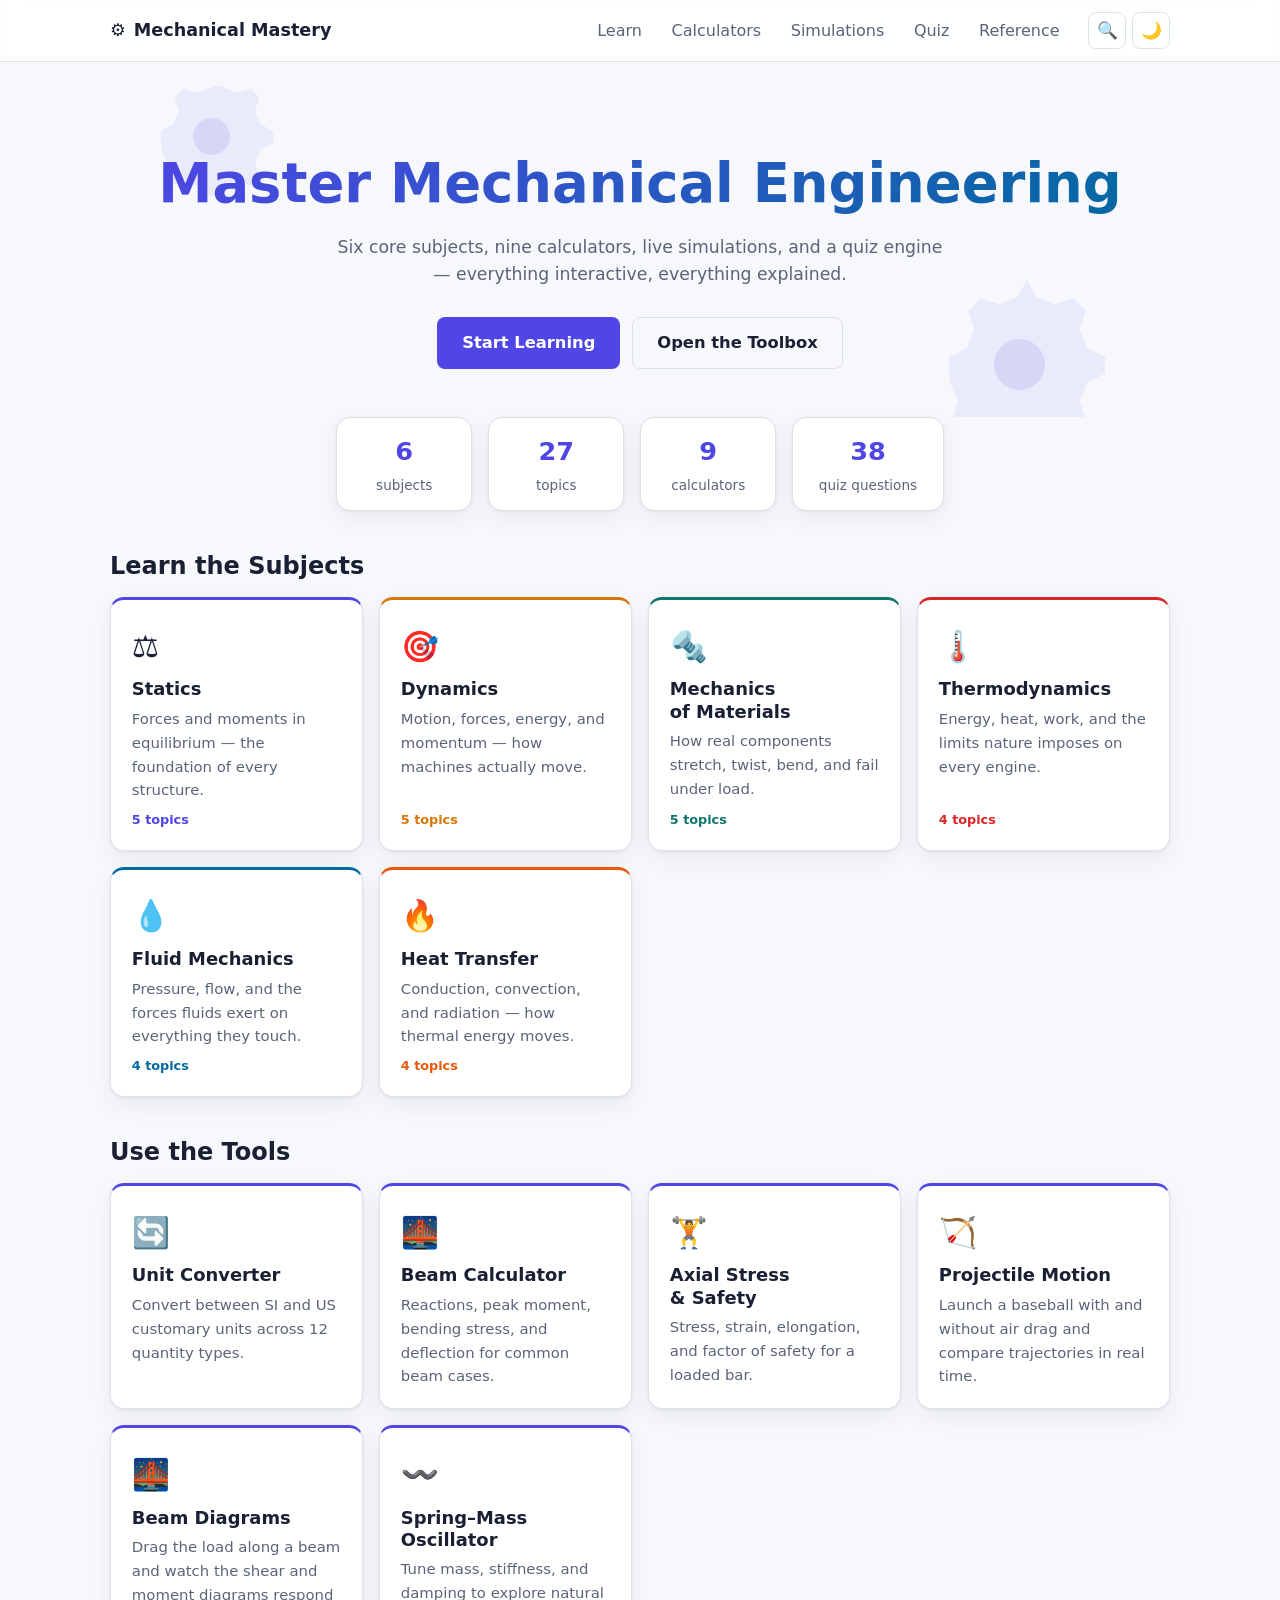
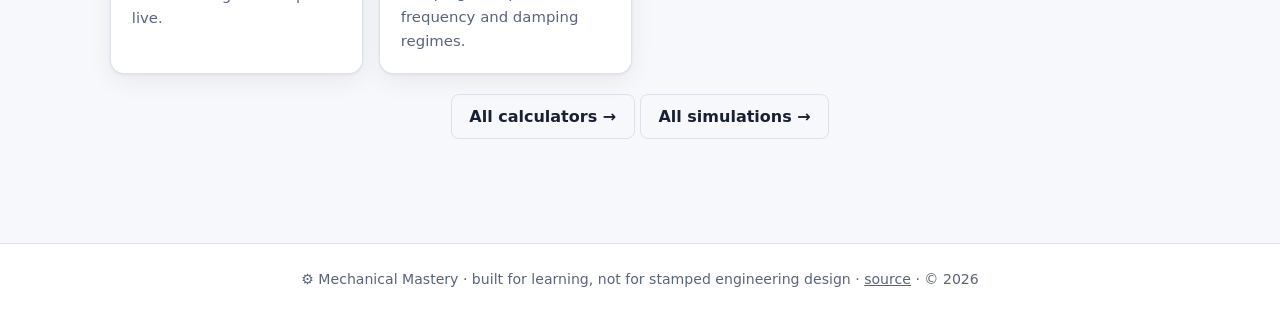
<file: index.html>
<!DOCTYPE html>
<html lang="en">
<head>
  <meta charset="UTF-8">
  <meta name="viewport" content="width=device-width, initial-scale=1.0">
  <title>Mechanical Mastery — Interactive Mechanical Engineering</title>
  <meta name="description" content="Learn mechanical engineering through interactive subject guides, calculators, live simulations, and quizzes. Statics, dynamics, materials, thermodynamics, fluids, and heat transfer.">
  <meta name="theme-color" content="#4f46e5">
  <meta name="color-scheme" content="light dark">

  <meta property="og:type" content="website">
  <meta property="og:title" content="Mechanical Mastery — Interactive Engineering Learning">
  <meta property="og:description" content="Subject guides, calculators, simulations, and quizzes for mechanical engineering.">
  <meta name="twitter:card" content="summary">
  <meta name="twitter:title" content="Mechanical Mastery">
  <meta name="twitter:description" content="Interactive mechanical engineering learning platform.">

  <link rel="icon" type="image/svg+xml" href="data:image/svg+xml,%3Csvg xmlns='http://www.w3.org/2000/svg' viewBox='0 0 100 100'%3E%3Ctext y='80' font-size='80'%3E%E2%9A%99%EF%B8%8F%3C/text%3E%3C/svg%3E">

  <link rel="stylesheet" href="css/main.css">

  <script>
    // Apply saved/system theme before first paint to avoid a flash.
    (function () {
      var saved = localStorage.getItem('mm-theme');
      var prefersDark = window.matchMedia('(prefers-color-scheme: dark)').matches;
      document.documentElement.setAttribute('data-theme', saved || (prefersDark ? 'dark' : 'light'));
    })();
  </script>
</head>
<body>
  <a href="#app" class="skip-link">Skip to main content</a>

  <header class="site-header">
    <nav class="nav" aria-label="Primary">
      <a href="#/" class="logo" aria-label="Mechanical Mastery home">
        <span class="logo-icon" aria-hidden="true">⚙️</span>
        <span>Mechanical Mastery</span>
      </a>
      <ul class="nav-links" id="primary-nav">
        <li><a href="#/learn">Learn</a></li>
        <li><a href="#/tools">Calculators</a></li>
        <li><a href="#/sims">Simulations</a></li>
        <li><a href="#/quiz">Quiz</a></li>
        <li><a href="#/reference">Reference</a></li>
      </ul>
      <div class="nav-actions">
        <button class="icon-btn" id="search-toggle" aria-label="Search (press /)" title="Search (press /)">🔍</button>
        <button class="icon-btn" id="theme-toggle" aria-label="Toggle dark mode" title="Toggle dark mode">
          <span class="theme-icon-light" aria-hidden="true">🌙</span>
          <span class="theme-icon-dark" aria-hidden="true">☀️</span>
        </button>
        <button class="icon-btn" id="menu-toggle" aria-label="Toggle navigation menu" aria-expanded="false" aria-controls="primary-nav">☰</button>
      </div>
    </nav>
  </header>

  <main id="app" tabindex="-1">
    <noscript><p style="padding:2rem;text-align:center">Mechanical Mastery is an interactive app and needs JavaScript to run.</p></noscript>
  </main>

  <dialog id="search-dialog" aria-label="Search">
    <input id="search-input" type="search" placeholder="Search subjects, tools, equations…" autocomplete="off">
    <div id="search-results"></div>
  </dialog>

  <footer class="site-footer">
    <p>⚙️ Mechanical Mastery · built for learning, not for stamped engineering design ·
      <a href="https://github.com/zdeparle/Mechanical-Mastery">source</a> · © <span id="year"></span></p>
  </footer>

  <script src="js/physics.js"></script>
  <script src="js/data.js"></script>
  <script src="js/tools.js"></script>
  <script src="js/sims.js"></script>
  <script src="js/app.js"></script>
</body>
</html>
</file>
<file: css/main.css>
/*
 * Mechanical Mastery — design system
 * Tokens first, components after. Light & dark via [data-theme].
 */

/* ---------- tokens ---------- */
:root {
  --bg: #f7f8fb;
  --bg-elev: #ffffff;
  --bg-sunken: #eef0f6;
  --text-1: #1a2033;
  --text-2: #5a6478;
  --border: #dde1ea;
  --accent: #4f46e5;
  --accent-soft: #eef0ff;
  --accent-contrast: #ffffff;
  --danger: #dc2626;
  --success: #16a34a;

  --acc-statics: #4f46e5;
  --acc-dynamics: #d97706;
  --acc-materials: #0f766e;
  --acc-thermo: #dc2626;
  --acc-fluids: #0369a1;
  --acc-heat: #ea580c;

  --radius: 14px;
  --radius-sm: 8px;
  --shadow: 0 1px 3px rgb(20 24 40 / .06), 0 8px 24px rgb(20 24 40 / .06);
  --shadow-lg: 0 4px 12px rgb(20 24 40 / .10), 0 16px 40px rgb(20 24 40 / .12);
  --font: system-ui, -apple-system, 'Segoe UI', Roboto, 'Helvetica Neue', sans-serif;
  --mono: ui-monospace, 'SF Mono', 'Cascadia Code', Menlo, Consolas, monospace;
  color-scheme: light;
}

[data-theme='dark'] {
  --bg: #0e1117;
  --bg-elev: #171b25;
  --bg-sunken: #0a0d12;
  --text-1: #e8eaf2;
  --text-2: #9aa3b8;
  --border: #2a3040;
  --accent: #818cf8;
  --accent-soft: #232848;
  --accent-contrast: #0e1117;
  --danger: #f87171;
  --success: #4ade80;

  --acc-statics: #818cf8;
  --acc-dynamics: #fbbf24;
  --acc-materials: #2dd4bf;
  --acc-thermo: #f87171;
  --acc-fluids: #38bdf8;
  --acc-heat: #fb923c;

  --shadow: 0 1px 3px rgb(0 0 0 / .4), 0 8px 24px rgb(0 0 0 / .35);
  --shadow-lg: 0 4px 12px rgb(0 0 0 / .5), 0 16px 40px rgb(0 0 0 / .45);
  color-scheme: dark;
}

/* ---------- reset & base ---------- */
* { box-sizing: border-box; margin: 0; padding: 0; }
html { scroll-behavior: smooth; }
@media (prefers-reduced-motion: reduce) {
  html { scroll-behavior: auto; }
  *, *::before, *::after { animation-duration: .01ms !important; transition-duration: .01ms !important; }
}
body {
  font-family: var(--font);
  background: var(--bg);
  color: var(--text-1);
  line-height: 1.6;
  min-height: 100vh;
  display: flex;
  flex-direction: column;
}
img, canvas, svg { max-width: 100%; }
a { color: var(--accent); text-decoration: none; }
a:hover { text-decoration: underline; }
h1, h2, h3 { line-height: 1.25; text-wrap: balance; }

.skip-link {
  position: absolute; left: -999px; top: 0;
  background: var(--accent); color: var(--accent-contrast);
  padding: .5rem 1rem; border-radius: 0 0 var(--radius-sm) 0; z-index: 100;
}
.skip-link:focus { left: 0; }

:focus-visible { outline: 3px solid var(--accent); outline-offset: 2px; border-radius: 4px; }

/* ---------- header ---------- */
.site-header {
  position: sticky; top: 0; z-index: 50;
  background: color-mix(in srgb, var(--bg-elev) 88%, transparent);
  backdrop-filter: blur(10px);
  border-bottom: 1px solid var(--border);
}
.nav {
  max-width: 1100px; margin: 0 auto; padding: .65rem 1.25rem;
  display: flex; align-items: center; gap: 1rem;
}
.logo {
  display: flex; align-items: center; gap: .5rem;
  font-weight: 800; font-size: 1.1rem; color: var(--text-1);
}
.logo:hover { text-decoration: none; }
.logo-icon { display: inline-block; transition: transform .6s ease; }
.logo:hover .logo-icon { transform: rotate(180deg); }

.nav-links {
  display: flex; gap: .25rem; list-style: none; margin-left: auto;
}
.nav-links a {
  display: block; padding: .45rem .8rem; border-radius: var(--radius-sm);
  color: var(--text-2); font-weight: 500;
}
.nav-links a:hover { color: var(--text-1); background: var(--bg-sunken); text-decoration: none; }
.nav-links a.active { color: var(--accent); background: var(--accent-soft); }

.nav-actions { display: flex; gap: .4rem; align-items: center; }
.icon-btn {
  background: none; border: 1px solid var(--border); border-radius: var(--radius-sm);
  width: 2.35rem; height: 2.35rem; font-size: 1.05rem; cursor: pointer;
  display: inline-flex; align-items: center; justify-content: center; color: var(--text-1);
}
.icon-btn:hover { background: var(--bg-sunken); }
[data-theme='dark'] .theme-icon-light { display: none; }
:root:not([data-theme='dark']) .theme-icon-dark { display: none; }
#menu-toggle { display: none; }

@media (max-width: 720px) {
  #menu-toggle { display: inline-flex; }
  .nav-links {
    position: absolute; top: 100%; left: 0; right: 0;
    background: var(--bg-elev); border-bottom: 1px solid var(--border);
    flex-direction: column; padding: .5rem 1rem 1rem; display: none;
    box-shadow: var(--shadow);
  }
  .nav-links.open { display: flex; }
}

/* ---------- layout ---------- */
main { flex: 1; width: 100%; max-width: 1100px; margin: 0 auto; padding: 1.5rem 1.25rem 4rem; }

.page-head { margin: 1rem 0 1.75rem; }
.page-head h1 { font-size: clamp(1.7rem, 4vw, 2.4rem); margin-top: .25rem; }
.page-subtitle { color: var(--text-2); max-width: 62ch; margin-top: .35rem; }
.back-link { font-size: .9rem; color: var(--text-2); }
.center { text-align: center; margin-top: 1.25rem; }

/* ---------- hero ---------- */
.hero {
  text-align: center; padding: 4rem 1rem 3rem; position: relative; overflow: hidden;
}
.hero h1 {
  font-size: clamp(2.1rem, 6vw, 3.4rem); font-weight: 800;
  background: linear-gradient(120deg, var(--accent), var(--acc-fluids));
  -webkit-background-clip: text; background-clip: text; color: transparent;
}
.hero-sub { color: var(--text-2); max-width: 56ch; margin: 1rem auto 1.75rem; font-size: 1.08rem; }
.hero-actions { display: flex; gap: .75rem; justify-content: center; flex-wrap: wrap; }
.hero-gears { position: absolute; inset: 0; pointer-events: none; color: var(--accent); }
.hero-gears .gear { position: absolute; width: 130px; opacity: .5; animation: spin 24s linear infinite; }
.hero-gears .g1 { top: -20px; left: 4%; }
.hero-gears .g2 { bottom: -30px; right: 5%; width: 180px; animation-direction: reverse; animation-duration: 32s; }
@keyframes spin { to { transform: rotate(360deg); } }

.stat-row {
  display: flex; gap: 1rem; justify-content: center; flex-wrap: wrap; margin: 0 0 2.5rem;
}
.stat-tile {
  background: var(--bg-elev); border: 1px solid var(--border); border-radius: var(--radius);
  padding: .8rem 1.6rem; text-align: center; box-shadow: var(--shadow); min-width: 8.5rem;
}
.stat-tile strong { display: block; font-size: 1.6rem; color: var(--accent); }
.stat-tile span { color: var(--text-2); font-size: .85rem; }

.home-section { margin: 2.5rem 0; }
.home-section h2 { margin-bottom: 1rem; font-size: 1.5rem; }

/* ---------- cards ---------- */
.card-grid {
  display: grid; grid-template-columns: repeat(auto-fill, minmax(250px, 1fr)); gap: 1rem;
}
.card {
  --card-accent: var(--accent);
  background: var(--bg-elev); border: 1px solid var(--border); border-radius: var(--radius);
  padding: 1.4rem 1.3rem 1.2rem; color: var(--text-1); box-shadow: var(--shadow);
  display: flex; flex-direction: column; gap: .45rem; position: relative;
  transition: transform .18s ease, box-shadow .18s ease;
  border-top: 3px solid var(--card-accent);
}
.card:hover { transform: translateY(-3px); box-shadow: var(--shadow-lg); text-decoration: none; }
.card-icon { font-size: 1.9rem; }
.card h3 { font-size: 1.12rem; }
.card p { color: var(--text-2); font-size: .93rem; flex: 1; }
.card-meta { font-size: .8rem; color: var(--card-accent); font-weight: 600; }

/* ---------- buttons ---------- */
.btn {
  display: inline-flex; align-items: center; justify-content: center; gap: .4rem;
  border: 1px solid transparent; border-radius: var(--radius-sm); cursor: pointer;
  padding: .55rem 1.1rem; font: inherit; font-weight: 600;
}
.btn:hover { text-decoration: none; }
.btn-primary { background: var(--accent); color: var(--accent-contrast); }
.btn-primary:hover { filter: brightness(1.08); }
.btn-ghost { background: transparent; color: var(--text-1); border-color: var(--border); }
.btn-ghost:hover { background: var(--bg-sunken); }
.btn-lg { padding: .75rem 1.5rem; font-size: 1.02rem; }

/* ---------- subject pages ---------- */
.topic-toc {
  display: flex; flex-wrap: wrap; gap: .5rem; margin-bottom: 2rem;
}
.topic-toc a {
  background: var(--bg-elev); border: 1px solid var(--border); border-radius: 999px;
  padding: .35rem .9rem; font-size: .88rem; color: var(--text-2);
}
.topic-toc a:hover { color: var(--accent); border-color: var(--accent); text-decoration: none; }

.topic {
  background: var(--bg-elev); border: 1px solid var(--border); border-radius: var(--radius);
  padding: 1.6rem 1.6rem 1.3rem; margin-bottom: 1.5rem; box-shadow: var(--shadow);
  scroll-margin-top: 5rem;
}
.topic h2 { font-size: 1.35rem; margin-bottom: .5rem; }
.topic h3 { font-size: .95rem; text-transform: uppercase; letter-spacing: .05em; color: var(--text-2); margin: 1.1rem 0 .5rem; }
.topic-summary { color: var(--text-2); }
.topic ul { padding-left: 1.3rem; display: grid; gap: .35rem; }

.eq-list { display: grid; gap: .5rem; }
.eq-row {
  display: flex; flex-wrap: wrap; align-items: baseline; gap: .35rem 1rem;
  background: var(--bg-sunken); border-radius: var(--radius-sm); padding: .55rem .9rem;
}
.eq { font-family: var(--mono); font-size: .98rem; color: var(--text-1); background: none; }
.eq-vars { color: var(--text-2); font-size: .85rem; }

.example { margin-top: 1.1rem; border: 1px dashed var(--border); border-radius: var(--radius-sm); padding: .7rem 1rem; }
.example summary { cursor: pointer; font-weight: 600; color: var(--accent); }
.example p { margin-top: .6rem; color: var(--text-2); }

.related-row { margin: 2rem 0; text-align: center; }

/* ---------- calculators ---------- */
.tool-body, .sim-body {
  background: var(--bg-elev); border: 1px solid var(--border); border-radius: var(--radius);
  padding: 1.6rem; box-shadow: var(--shadow);
}
.calc-form { display: grid; grid-template-columns: repeat(auto-fill, minmax(230px, 1fr)); gap: 1rem; }
.calc-field label { display: block; font-size: .85rem; font-weight: 600; color: var(--text-2); margin-bottom: .3rem; }
.calc-input-row { display: flex; align-items: center; gap: .5rem; }
.calc-unit { color: var(--text-2); font-size: .85rem; white-space: nowrap; }
input[type='number'], select, input[type='text'] {
  width: 100%; padding: .55rem .7rem; font: inherit;
  border: 1px solid var(--border); border-radius: var(--radius-sm);
  background: var(--bg); color: var(--text-1);
}
input[type='number']:focus, select:focus { border-color: var(--accent); }

.calc-results { margin-top: 1.4rem; display: grid; gap: .45rem; }
.calc-result-row {
  display: flex; justify-content: space-between; gap: 1rem; flex-wrap: wrap;
  background: var(--bg-sunken); padding: .6rem .95rem; border-radius: var(--radius-sm);
}
.calc-result-row.warn { outline: 1px solid var(--danger); }
.calc-result-label { color: var(--text-2); }
.calc-result-value strong { color: var(--accent); font-size: 1.05rem; }
.calc-result-row.warn .calc-result-value strong { color: var(--danger); }
.calc-note { font-size: .85rem; color: var(--text-2); padding: 0 .3rem; }
.calc-error { color: var(--danger); font-weight: 500; }

.converter-row { display: flex; gap: .6rem; align-items: center; flex-wrap: wrap; margin: 1rem 0; }
.converter-row input { max-width: 10rem; }
.converter-row select { max-width: 9rem; }
.converter-out { font-size: 1.15rem; margin-top: .75rem; }
.converter-out .accent { color: var(--accent); font-size: 1.3rem; }

/* ---------- simulations ---------- */
.sim-controls { display: flex; flex-wrap: wrap; gap: 1rem 1.75rem; align-items: end; margin-bottom: 1.1rem; }
.sim-control label { display: block; font-size: .85rem; font-weight: 600; color: var(--text-2); }
.sim-control input[type='range'] { width: 200px; accent-color: var(--accent); }
.sim-readout { color: var(--accent); font-weight: 700; }
.sim-check { font-size: .9rem; color: var(--text-2); display: inline-flex; gap: .4rem; align-items: center; }
.sim-canvas-wrap { background: var(--bg-sunken); border-radius: var(--radius-sm); overflow: hidden; }
.sim-canvas { display: block; }
.sim-stats { display: flex; flex-wrap: wrap; gap: .75rem; margin-top: 1rem; }
.sim-stats > div {
  background: var(--bg-sunken); border-radius: var(--radius-sm); padding: .5rem .9rem;
  display: flex; flex-direction: column; min-width: 7.5rem;
}
.sim-stats span { font-size: .78rem; color: var(--text-2); }
.sim-stats strong { color: var(--accent); }
.sim-about { margin-top: 1.25rem; color: var(--text-2); max-width: 75ch; }

/* ---------- quiz ---------- */
.quiz-setup { max-width: 26rem; display: grid; gap: .9rem; }
.quiz-best { color: var(--text-2); font-size: .9rem; }
.quiz-area { margin-top: 1.5rem; }
.quiz-progress { display: flex; justify-content: space-between; gap: 1rem; color: var(--text-2); font-size: .9rem; flex-wrap: wrap; }
.quiz-chip { background: var(--accent-soft); color: var(--accent); border-radius: 999px; padding: 0 .75rem; font-weight: 600; }
.quiz-bar { height: 6px; background: var(--bg-sunken); border-radius: 999px; margin: .6rem 0 1.4rem; overflow: hidden; }
.quiz-bar-fill { height: 100%; background: var(--accent); border-radius: 999px; transition: width .3s ease; }
.quiz-question { font-size: 1.3rem; margin-bottom: 1.1rem; }
.quiz-choices { display: grid; gap: .6rem; max-width: 40rem; }
.quiz-choice {
  text-align: left; font: inherit; cursor: pointer;
  background: var(--bg-elev); border: 1px solid var(--border); border-radius: var(--radius-sm);
  padding: .8rem 1rem; color: var(--text-1);
}
.quiz-choice:hover:not(:disabled) { border-color: var(--accent); background: var(--accent-soft); }
.quiz-choice.correct { border-color: var(--success); background: color-mix(in srgb, var(--success) 14%, var(--bg-elev)); }
.quiz-choice.wrong { border-color: var(--danger); background: color-mix(in srgb, var(--danger) 12%, var(--bg-elev)); }
.quiz-choice:disabled { cursor: default; opacity: .92; }
.quiz-feedback { margin-top: 1rem; display: grid; gap: .5rem; max-width: 40rem; }
.quiz-right { color: var(--success); font-weight: 700; }
.quiz-wrong { color: var(--danger); font-weight: 700; }
.quiz-why { color: var(--text-2); }
.quiz-feedback .btn { justify-self: start; }
.quiz-results { text-align: center; display: grid; gap: 1.1rem; justify-items: center; padding: 2rem 0; }
.quiz-score-ring {
  width: 7.5rem; height: 7.5rem; border-radius: 50%;
  border: 6px solid var(--accent); display: grid; place-items: center;
  font-size: 1.7rem; font-weight: 800; color: var(--accent);
}

/* ---------- reference ---------- */
.ref-section { margin-bottom: 2.25rem; }
.ref-section h2 { margin-bottom: .8rem; font-size: 1.3rem; }
.table-scroll { overflow-x: auto; border: 1px solid var(--border); border-radius: var(--radius-sm); }
.ref-table { width: 100%; border-collapse: collapse; background: var(--bg-elev); font-size: .92rem; }
.ref-table th, .ref-table td { padding: .55rem .8rem; text-align: left; border-bottom: 1px solid var(--border); white-space: nowrap; }
.ref-table th { background: var(--bg-sunken); font-weight: 700; }
.ref-table tr:last-child td { border-bottom: none; }

/* ---------- search ---------- */
#search-dialog {
  border: 1px solid var(--border); border-radius: var(--radius);
  background: var(--bg-elev); color: var(--text-1);
  width: min(34rem, 92vw); padding: 0; box-shadow: var(--shadow-lg);
  margin: 10vh auto auto;
}
#search-dialog::backdrop { background: rgb(10 12 20 / .45); backdrop-filter: blur(2px); }
#search-input {
  width: 100%; border: none; border-bottom: 1px solid var(--border); border-radius: 0;
  padding: 1rem 1.2rem; font-size: 1.05rem; background: transparent; color: var(--text-1);
}
#search-input:focus { outline: none; }
#search-results { max-height: 50vh; overflow-y: auto; padding: .5rem; }
.search-hit {
  display: flex; gap: .8rem; align-items: center; padding: .6rem .8rem;
  border-radius: var(--radius-sm); color: var(--text-1);
}
.search-hit:hover { background: var(--bg-sunken); text-decoration: none; }
.search-hit-icon { font-size: 1.25rem; }
.search-hit-body { display: flex; flex-direction: column; }
.search-hit-body small { color: var(--text-2); }
.search-empty { padding: 1rem; color: var(--text-2); }

/* ---------- misc ---------- */
.notfound { text-align: center; padding: 5rem 1rem; display: grid; gap: 1rem; justify-items: center; }
.notfound h1 { font-size: 3rem; }

.site-footer {
  border-top: 1px solid var(--border); background: var(--bg-elev);
  padding: 1.5rem 1.25rem; text-align: center; color: var(--text-2); font-size: .88rem;
}
.site-footer a { color: var(--text-2); text-decoration: underline; }
</file>
